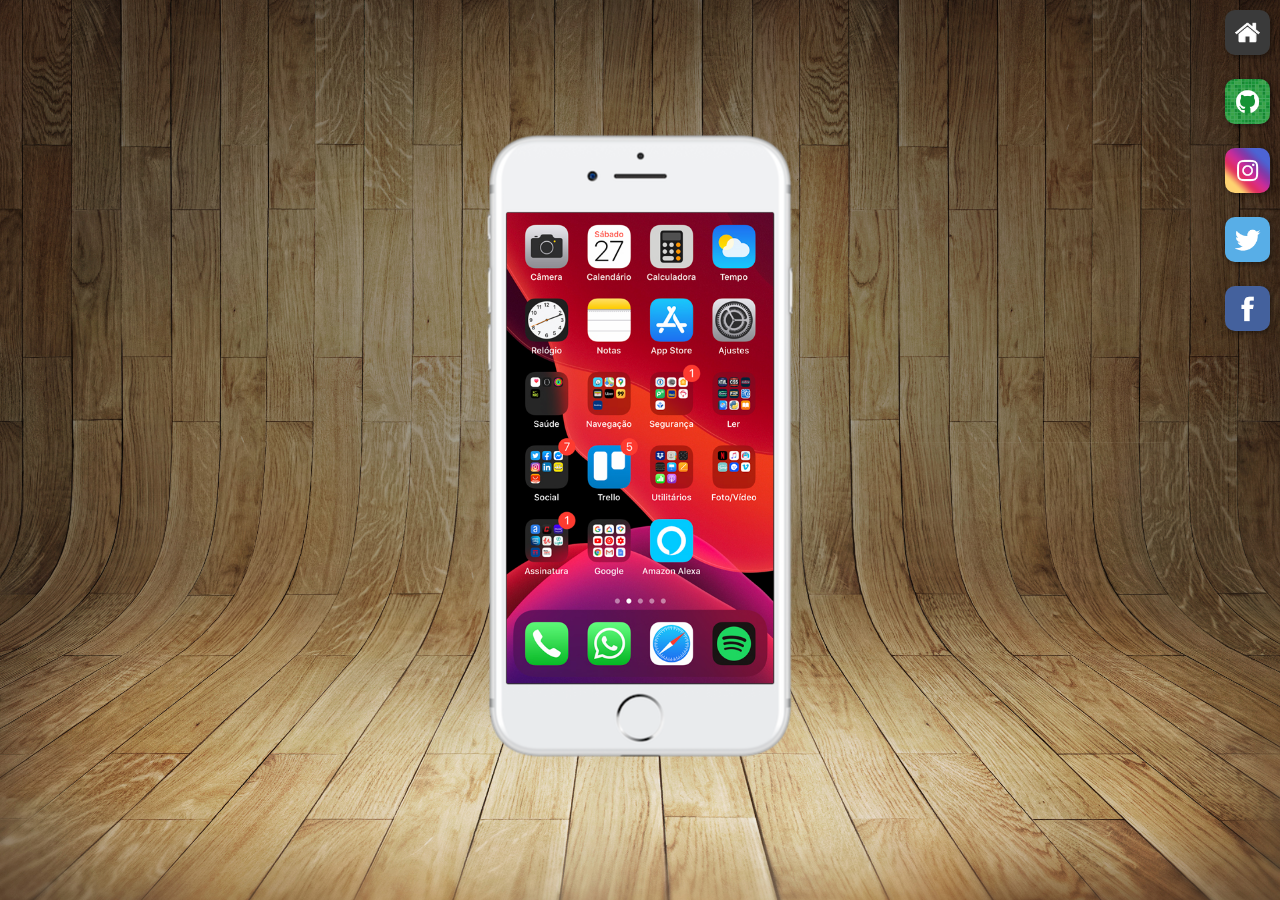
<file: index.html>
<!DOCTYPE html>
<html lang="pt-br">
<head>
    <meta charset="UTF-8">
    <meta http-equiv="X-UA-Compatible" content="IE=edge">
    <meta name="viewport" content="width=device-width, initial-scale=1.0">
    <link rel="shortcut icon" href="favicon.ico" type="image/x-icon">
    <link rel="stylesheet" href="estilos/style.css">
    <title>Projeto Redes Sociais</title>
</head>
<body> 
    <main>
        <section id="telefone">
            <iframe src="home.html" name="tela" class="tela" frameborder="0">
                Seu navegador não é copmpatível com isso!
            </iframe>
        </section>
        <section class="redes-sociais">
            <a href="home.html" target="tela"><img src="imagens/logo-home.jpg" alt="Home"></a><br>

            <!-- 
                Eu não tenho página no YouTube mas deixo aqui já o código pronto para receber uma URL
                
                <a href="youtube.html" target="tela"><img src="imagens/logo-youtube.jpg" alt="YouTUBE"></a><br> 
            -->

            <a href="github.html" target="tela"><img src="imagens/logo-github.jpg" alt="GitHub"></a><br>

            <a href="instagram.html" target="tela"><img src="imagens/logo-instagram.jpg" alt="Instagram"></a><br>
            
            <a href="twiter.html" target="tela"><img src="imagens/logo-twitter.jpg" alt="Twiter"></a><br>

            <a href="facebook.html" target="tela"><img src="imagens/logo-facebook.jpg" alt="Facebook"></a>
        </section>
    </main>
</body>
</html>
</file>
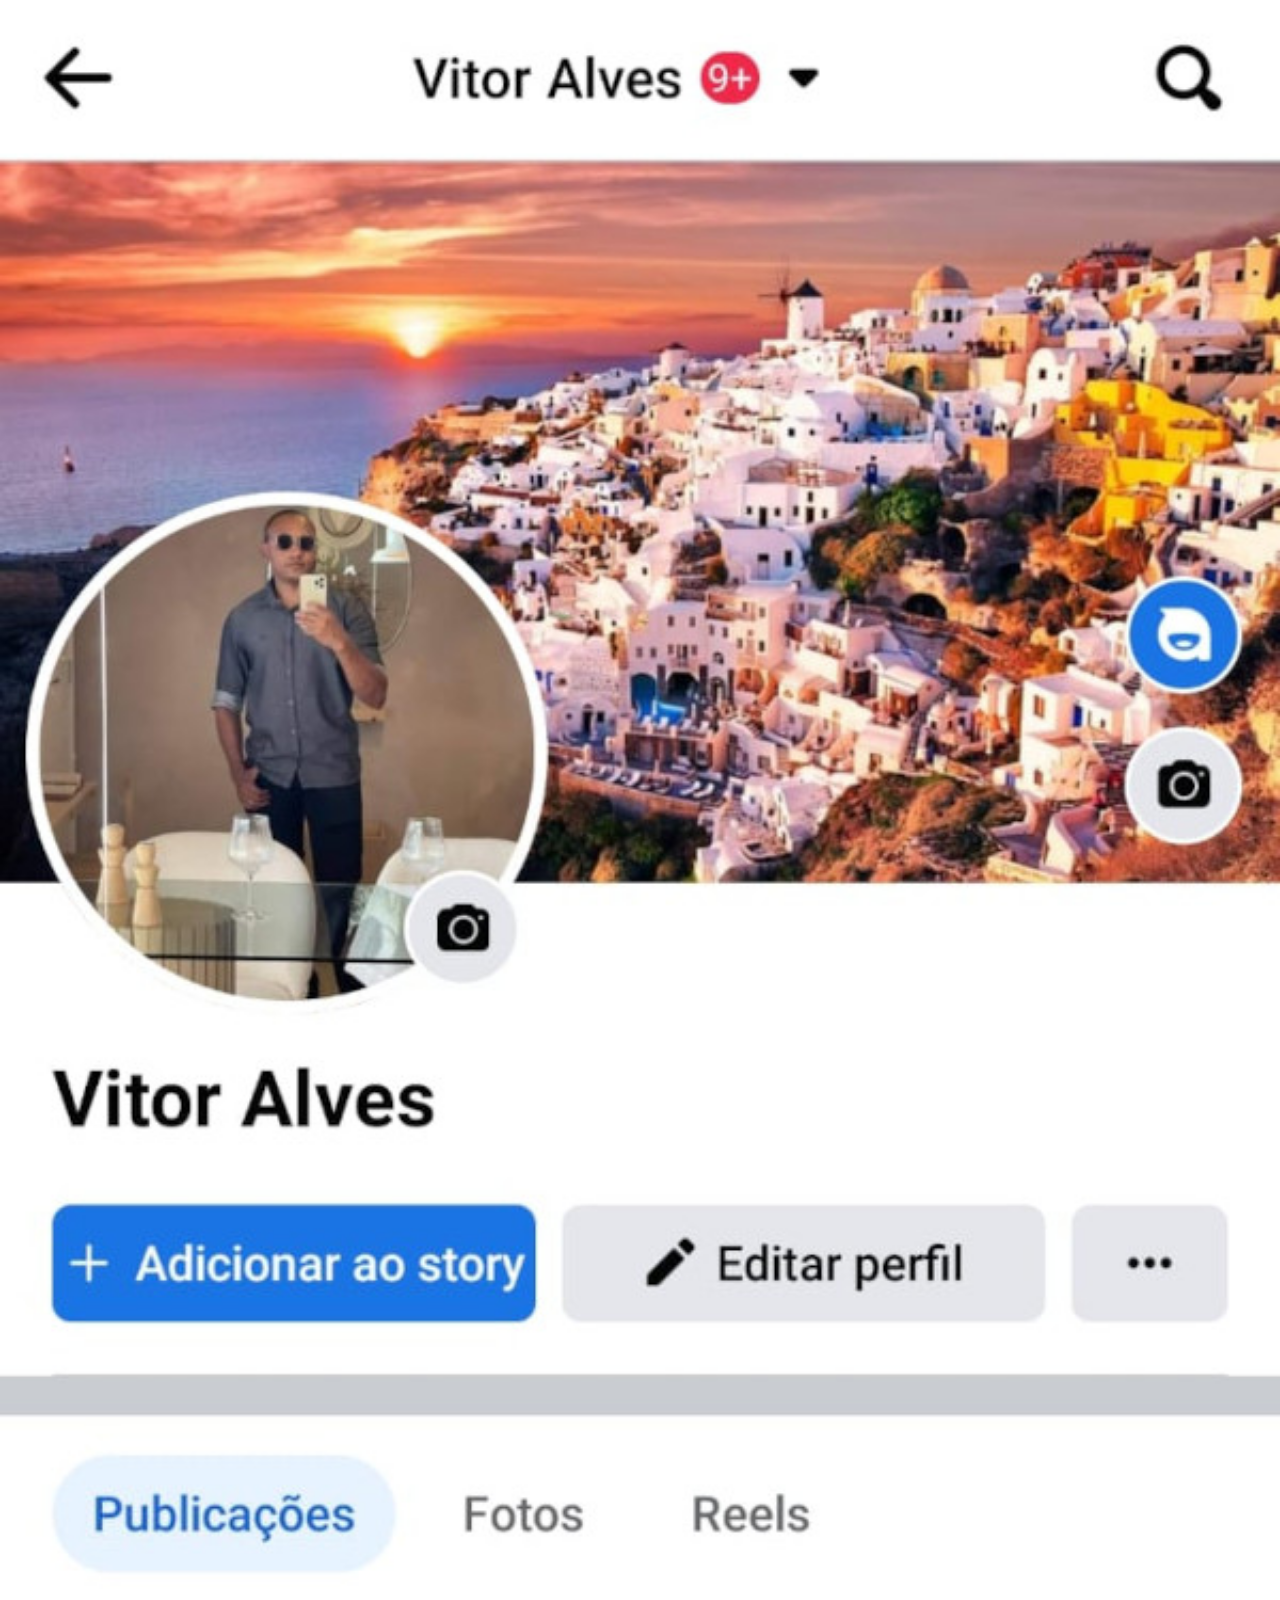
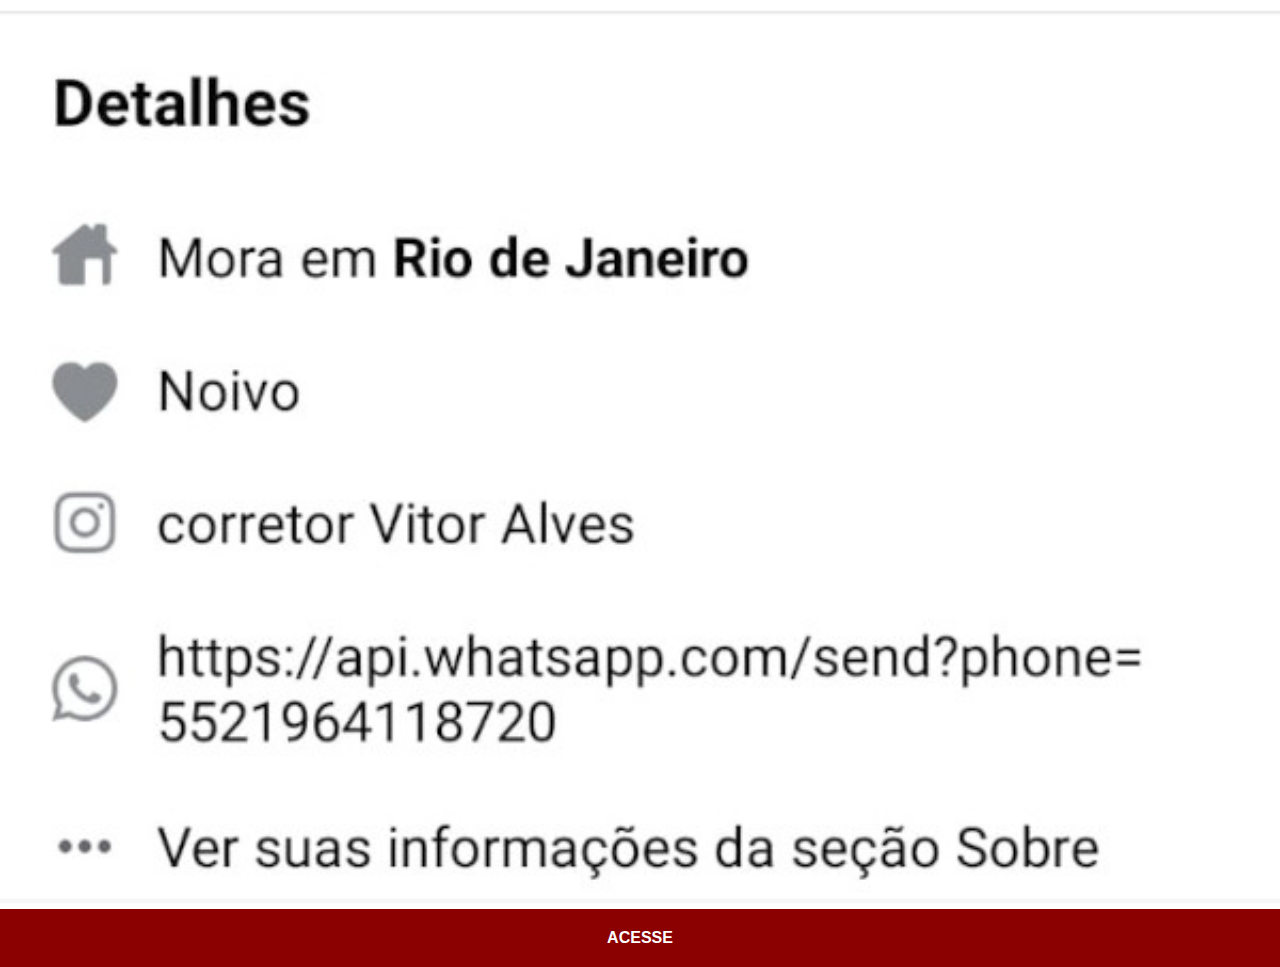
<file: facebook.html>
<!DOCTYPE html>
<html lang="en">
<head>
    <meta charset="UTF-8">
    <meta http-equiv="X-UA-Compatible" content="IE=edge">
    <meta name="viewport" content="width=device-width, initial-scale=1.0">
    <title>Facebook</title>
    <link rel="stylesheet" href="estilos/social.css">
</head>
<body>
    <img src="imagens-vitor/tela-facebook.jpeg" alt="Facebook">
    <a href="https://www.facebook.com/vitor.alves123" target="_blank">ACESSE</a>
</body>
</html>
</file>
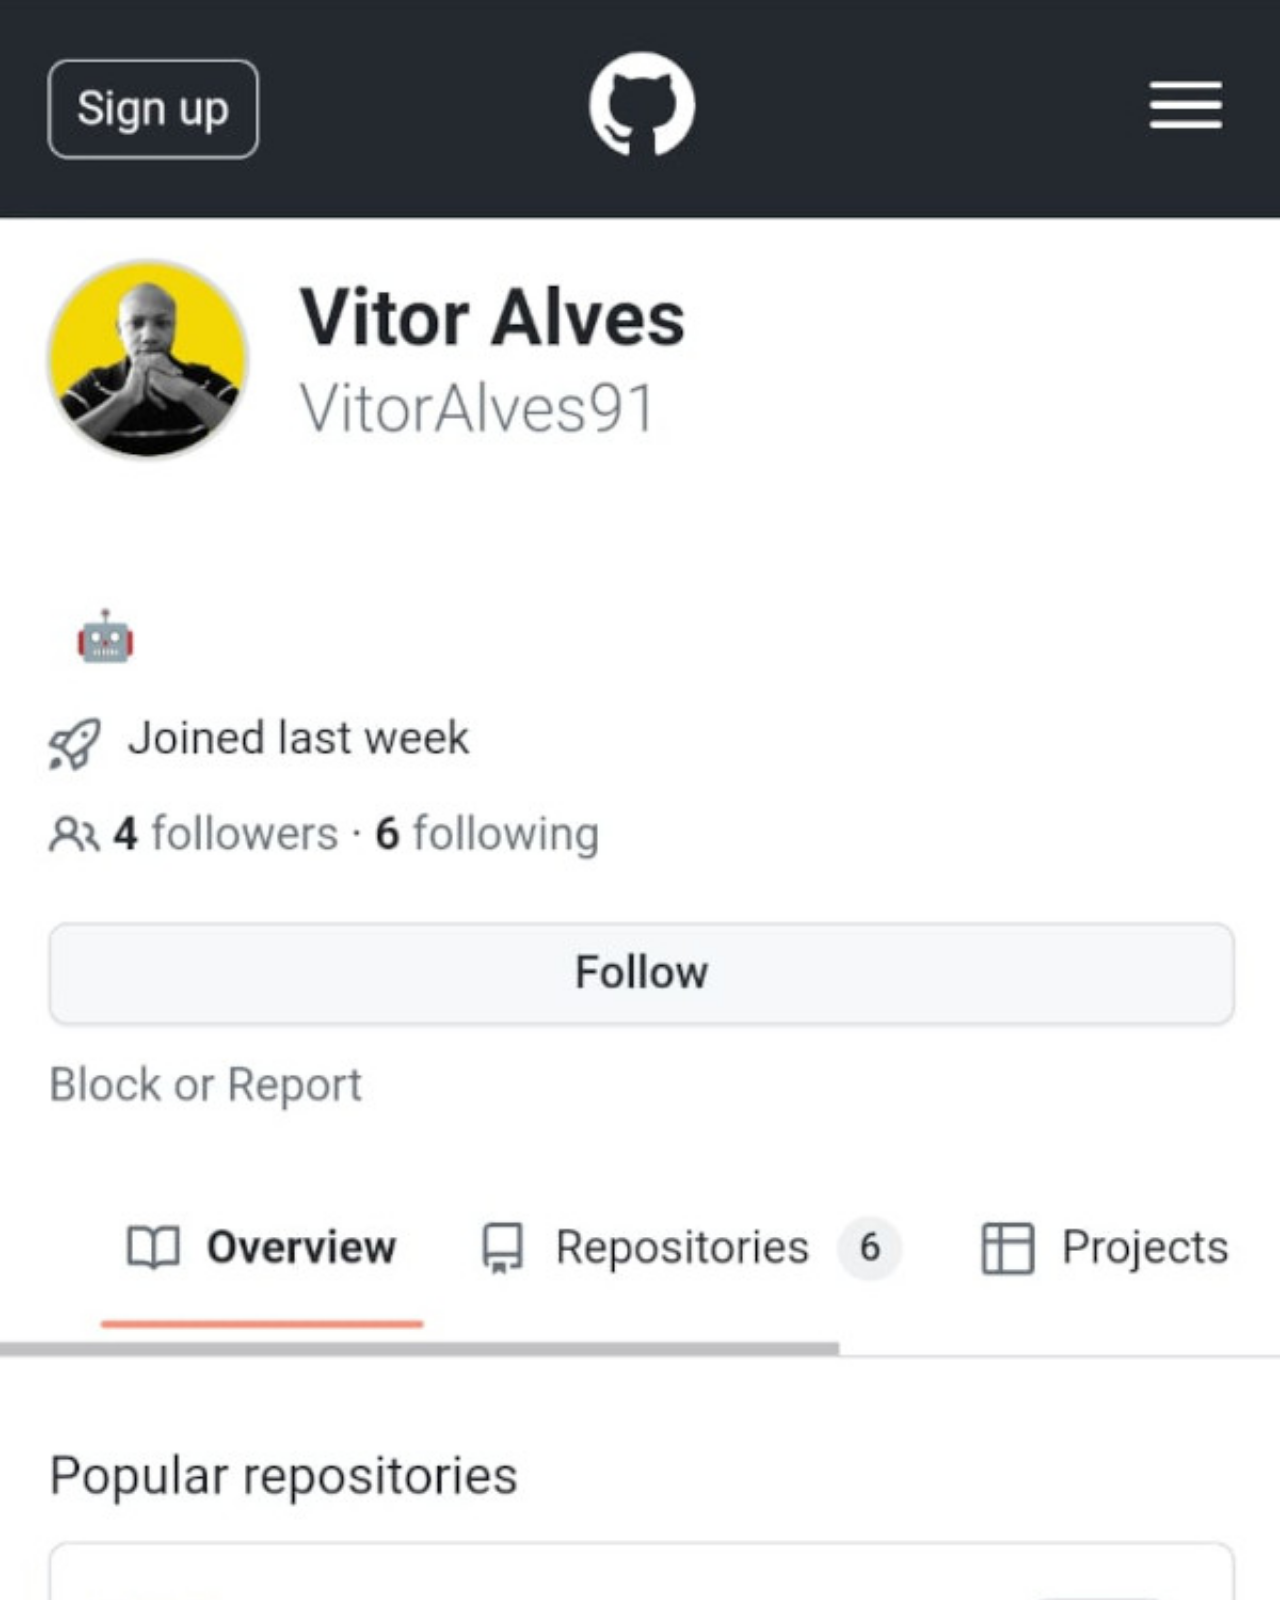
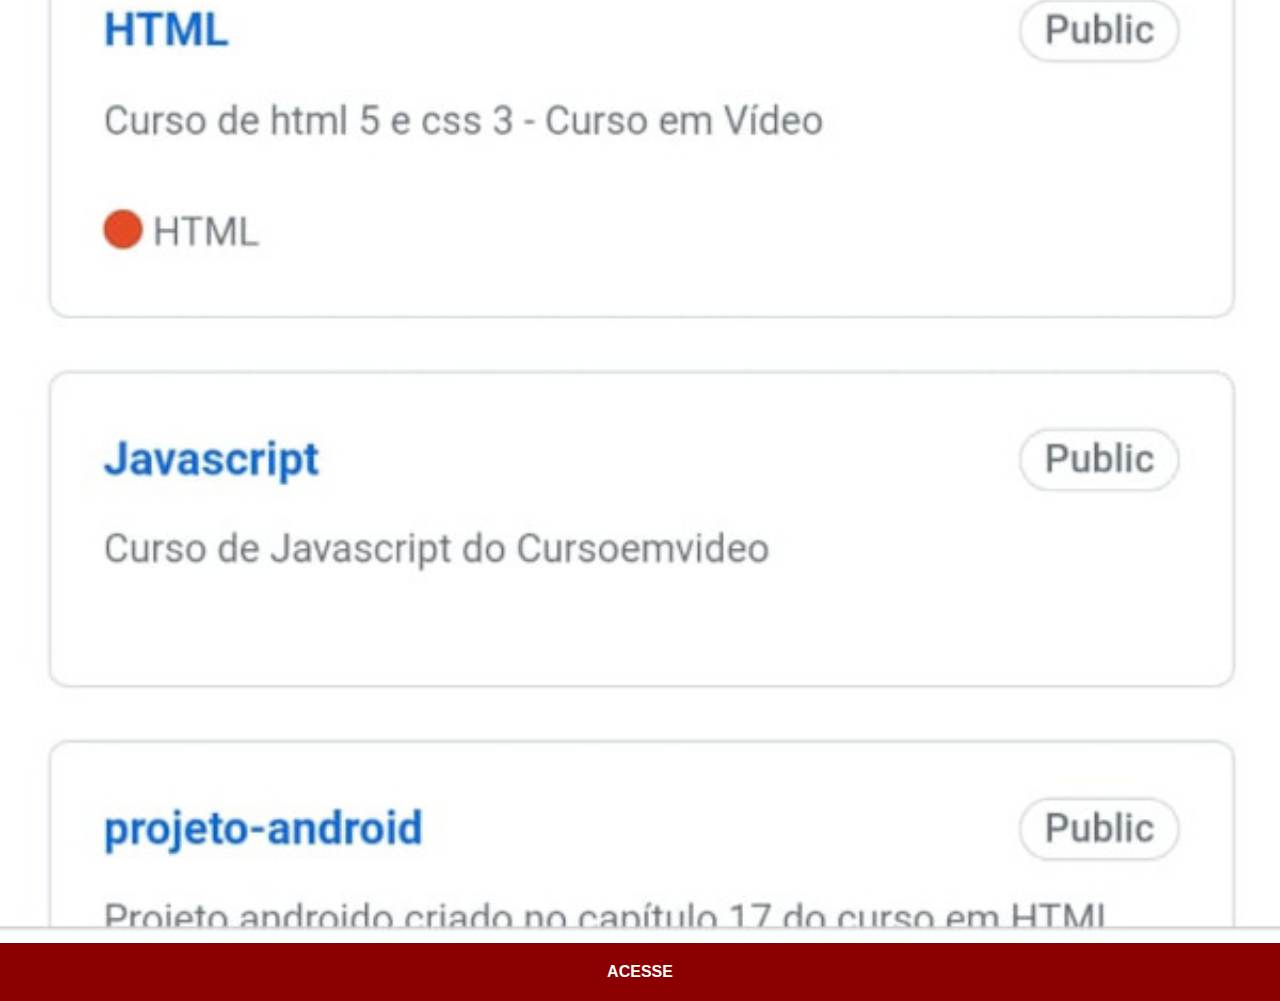
<file: github.html>
<!DOCTYPE html>
<html lang="en">
<head>
    <meta charset="UTF-8">
    <meta http-equiv="X-UA-Compatible" content="IE=edge">
    <meta name="viewport" content="width=device-width, initial-scale=1.0">
    <title>GitHub</title>
    <link rel="stylesheet" href="estilos/social.css">
</head>
<body>
    <img src="imagens-vitor/tela-github.jpeg" alt="GitHub">
    <a href="https://github.com/VitorAlves91" target="_blank">ACESSE</a>
</body>
</html>
</file>
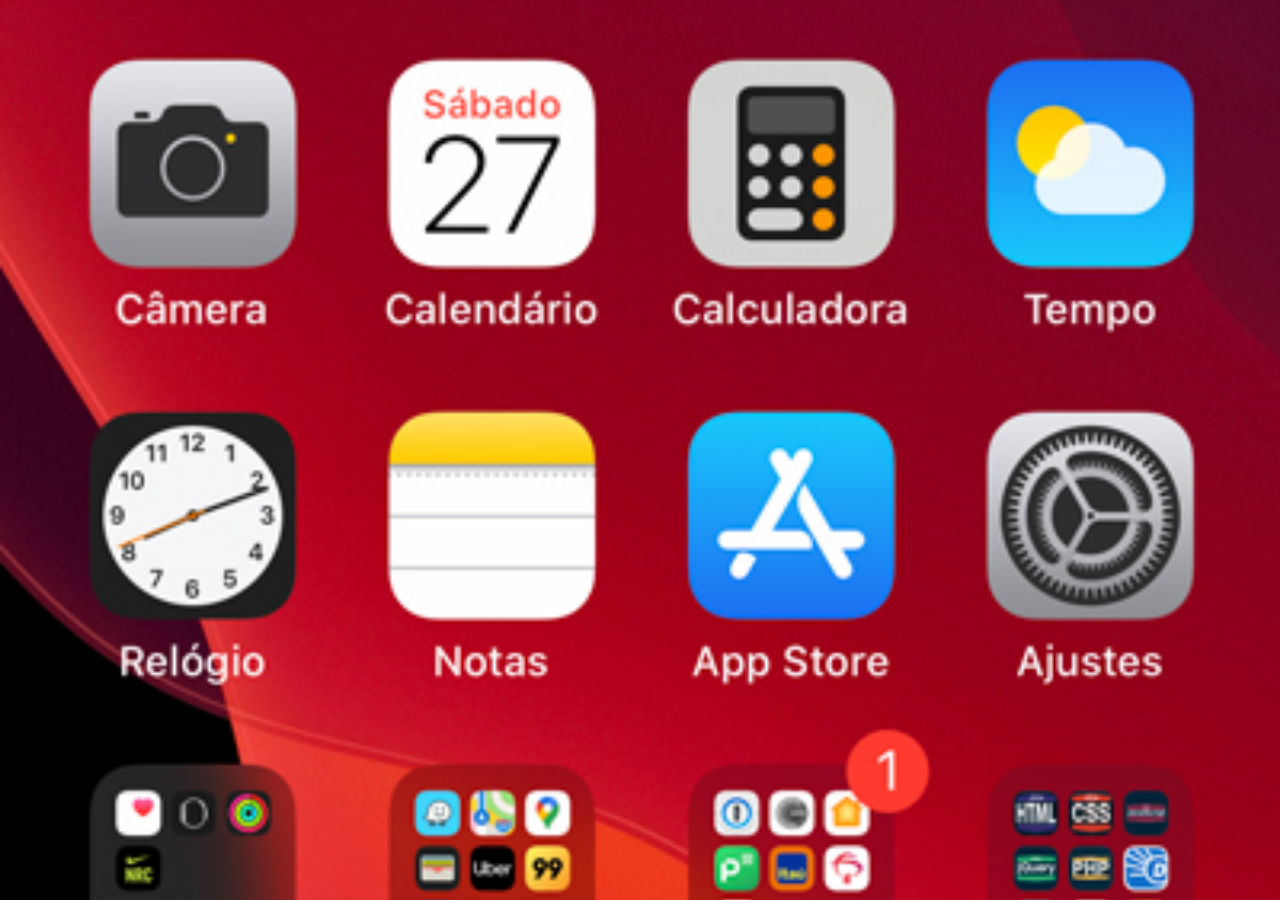
<file: home.html>
<!DOCTYPE html>
<html lang="pt-br">
<head>
    <meta charset="UTF-8">
    <meta http-equiv="X-UA-Compatible" content="IE=edge">
    <meta name="viewport" content="width=device-width, initial-scale=1.0">
    <title>Home</title>
    <style>
        * { 
            margin: 0px;
            padding: 0px;
        }

        body {
            width: 100vw;
            height: 100vh;
            background: black url('imagens/tela-home.jpg') no-repeat top center;
            background-size: cover;
        }
    </style>
</head>
<body>
    
</body>
</html>
</file>
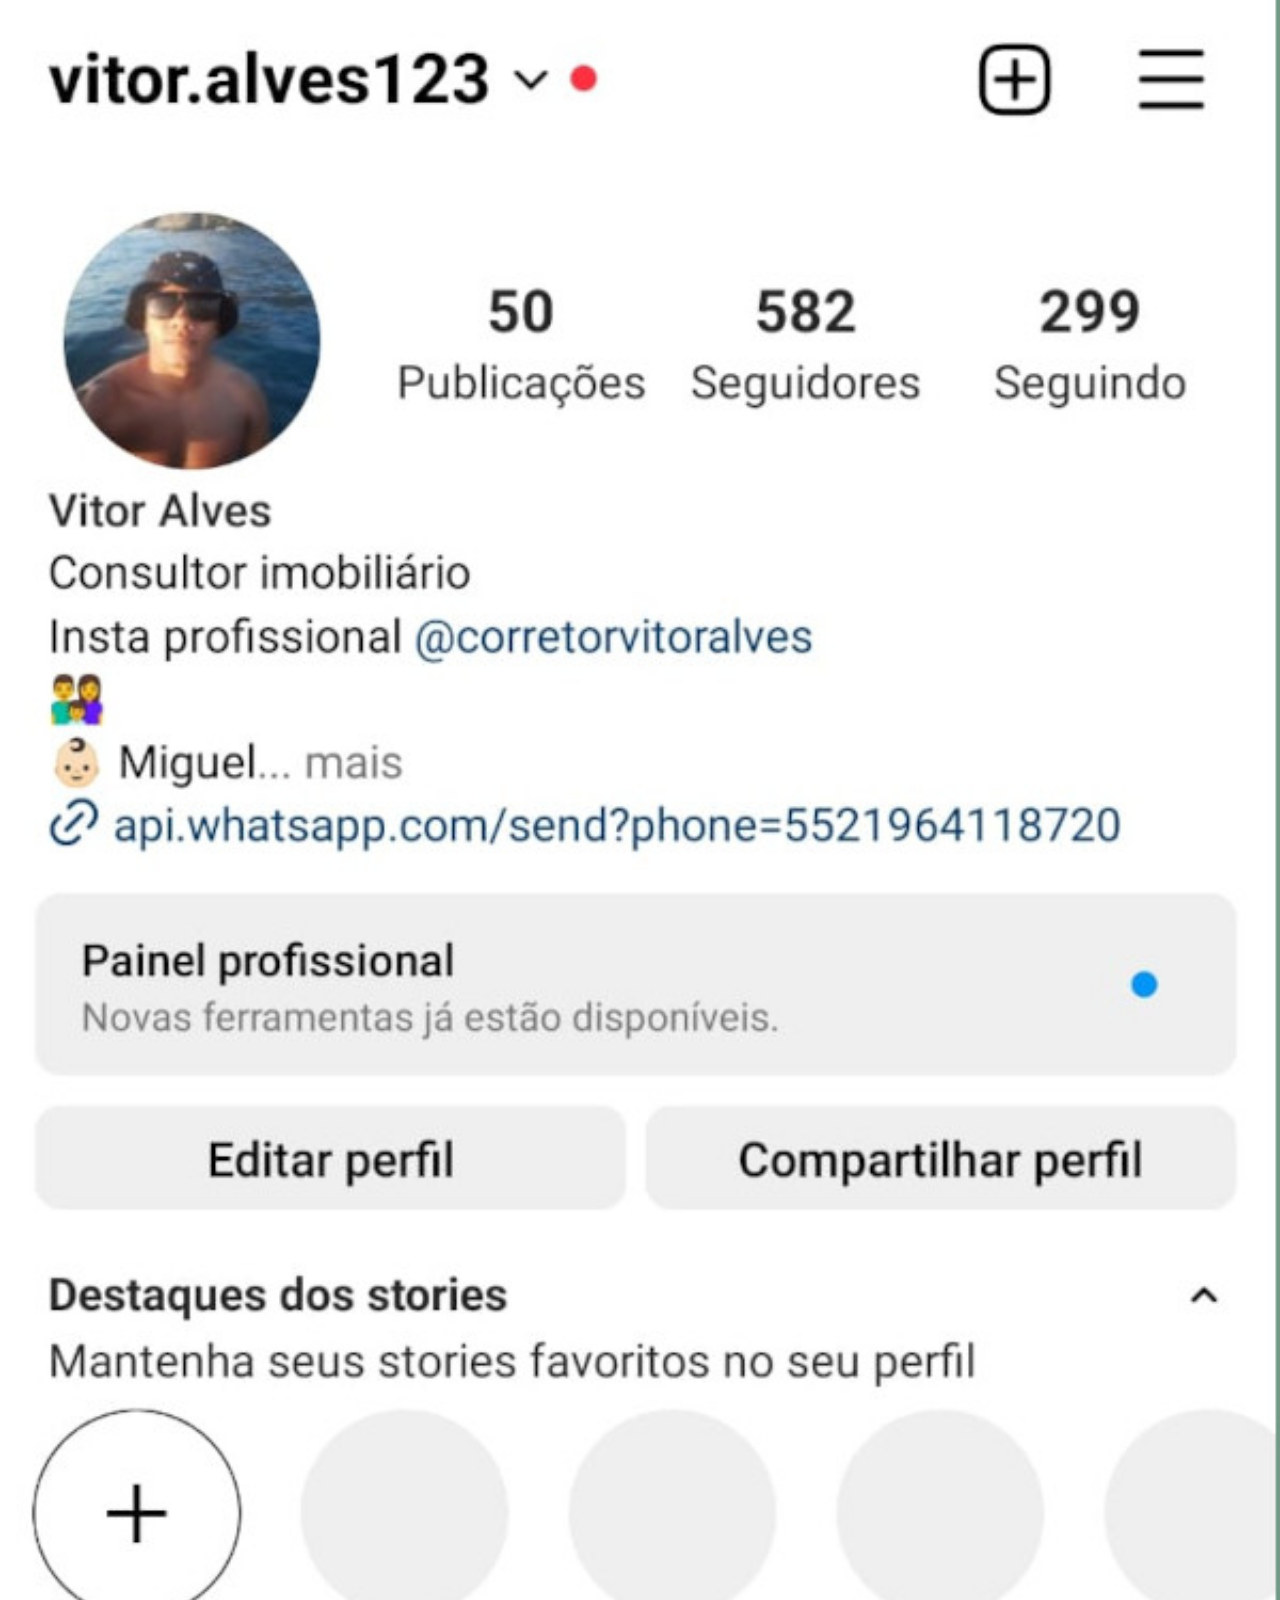
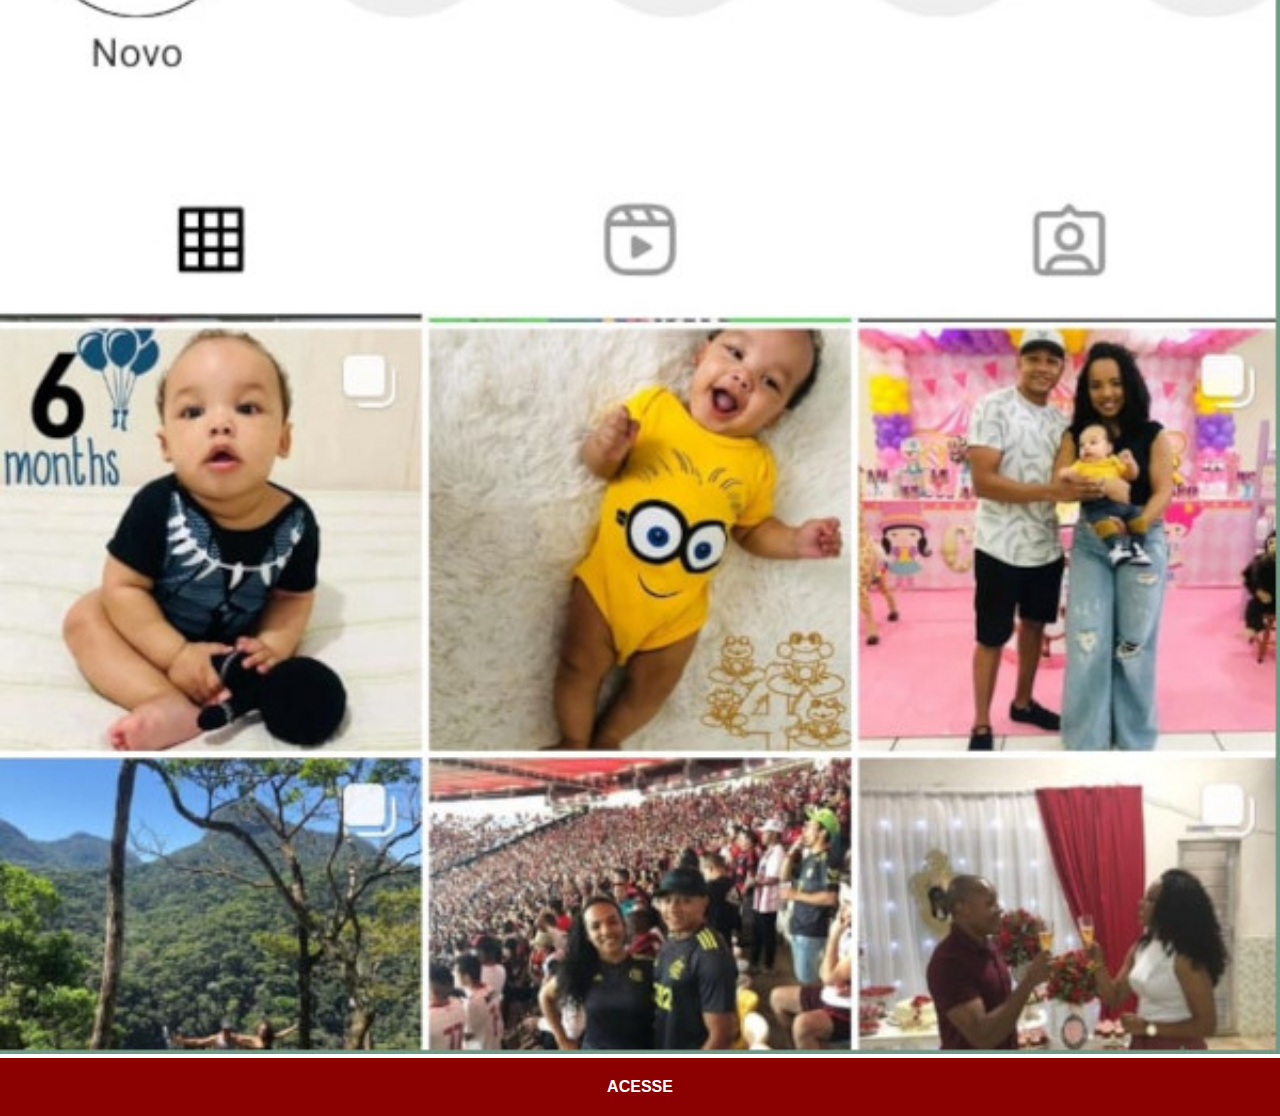
<file: instagram.html>
<!DOCTYPE html>
<html lang="pt-br">
<head>
    <meta charset="UTF-8">
    <meta http-equiv="X-UA-Compatible" content="IE=edge">
    <meta name="viewport" content="width=device-width, initial-scale=1.0">
    <title>Instagram</title>
    <link rel="stylesheet" href="estilos/social.css">
</head>
<body>
    <img src="imagens-vitor/tela-instagram.jpeg" alt="Instagram">
    <a href="https://www.instagram.com/vitor.alves123/" target="_blank">ACESSE</a>
</body>
</html>
</file>
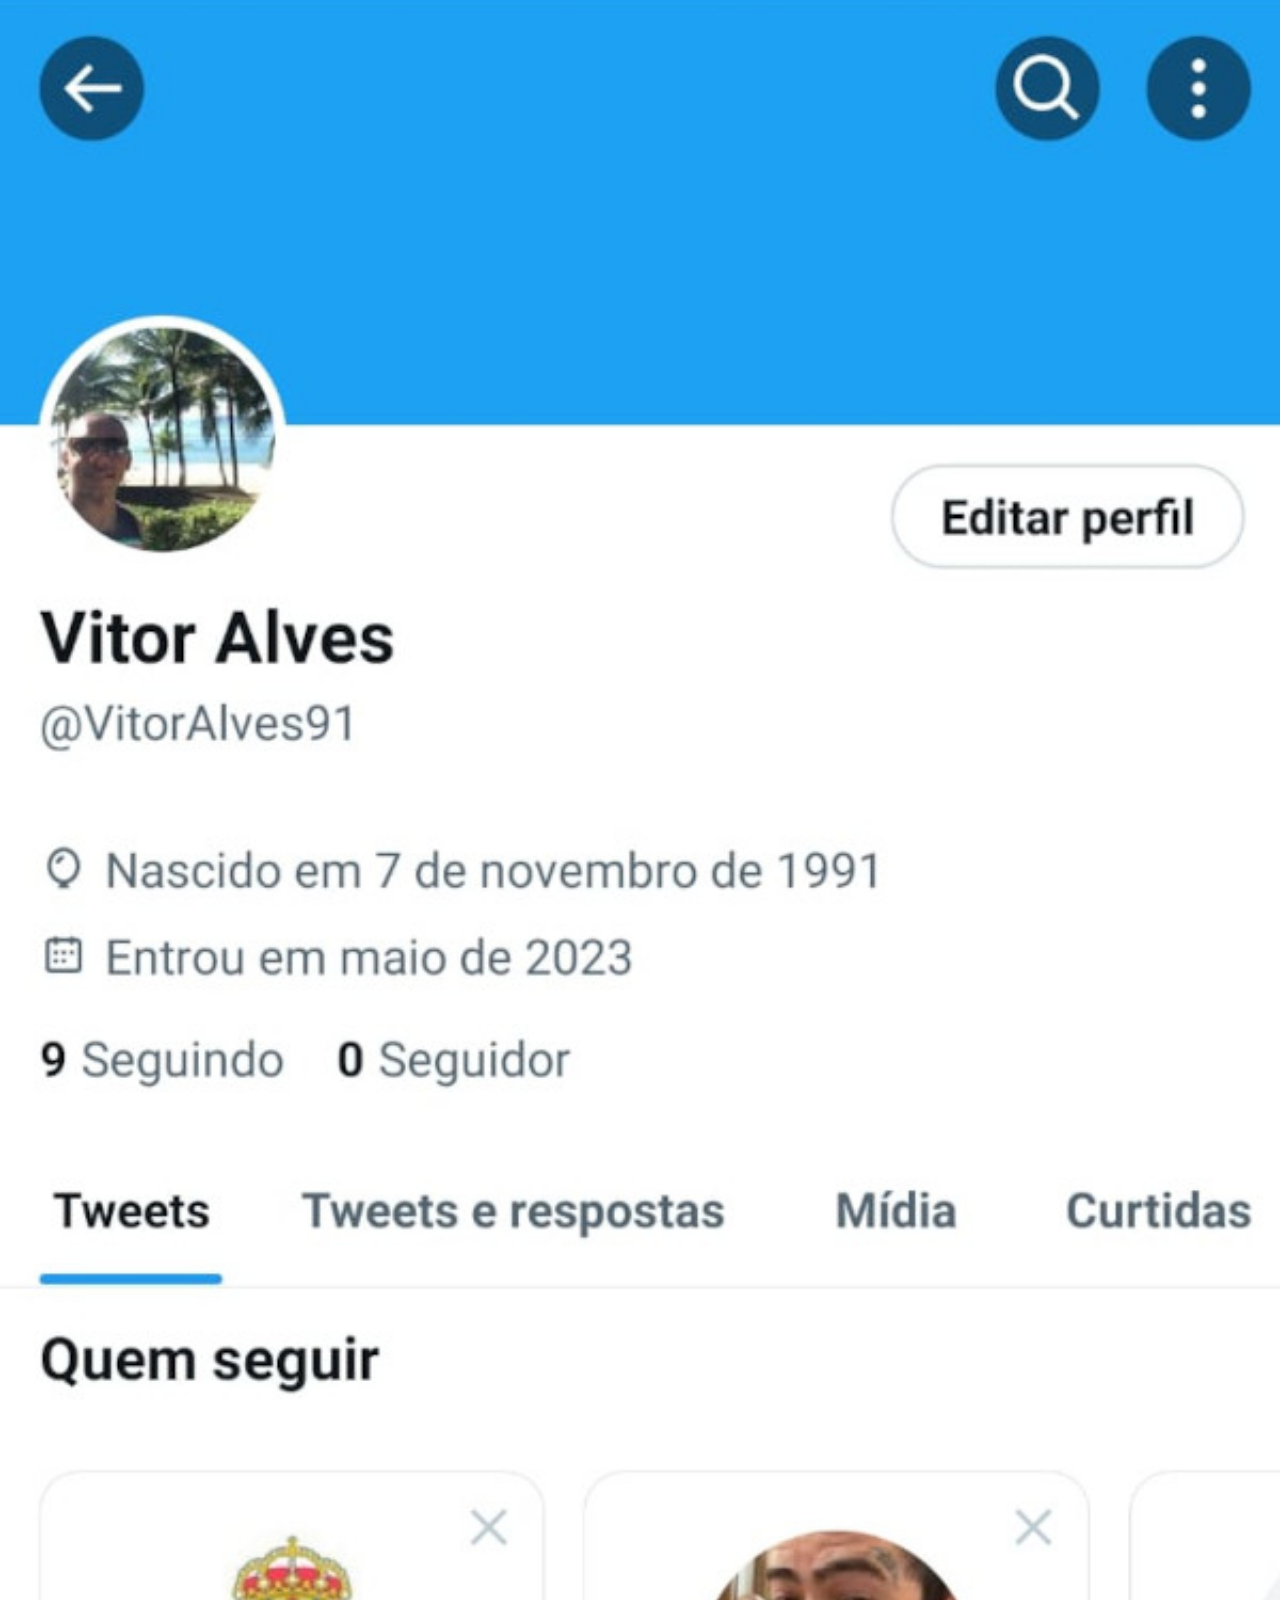
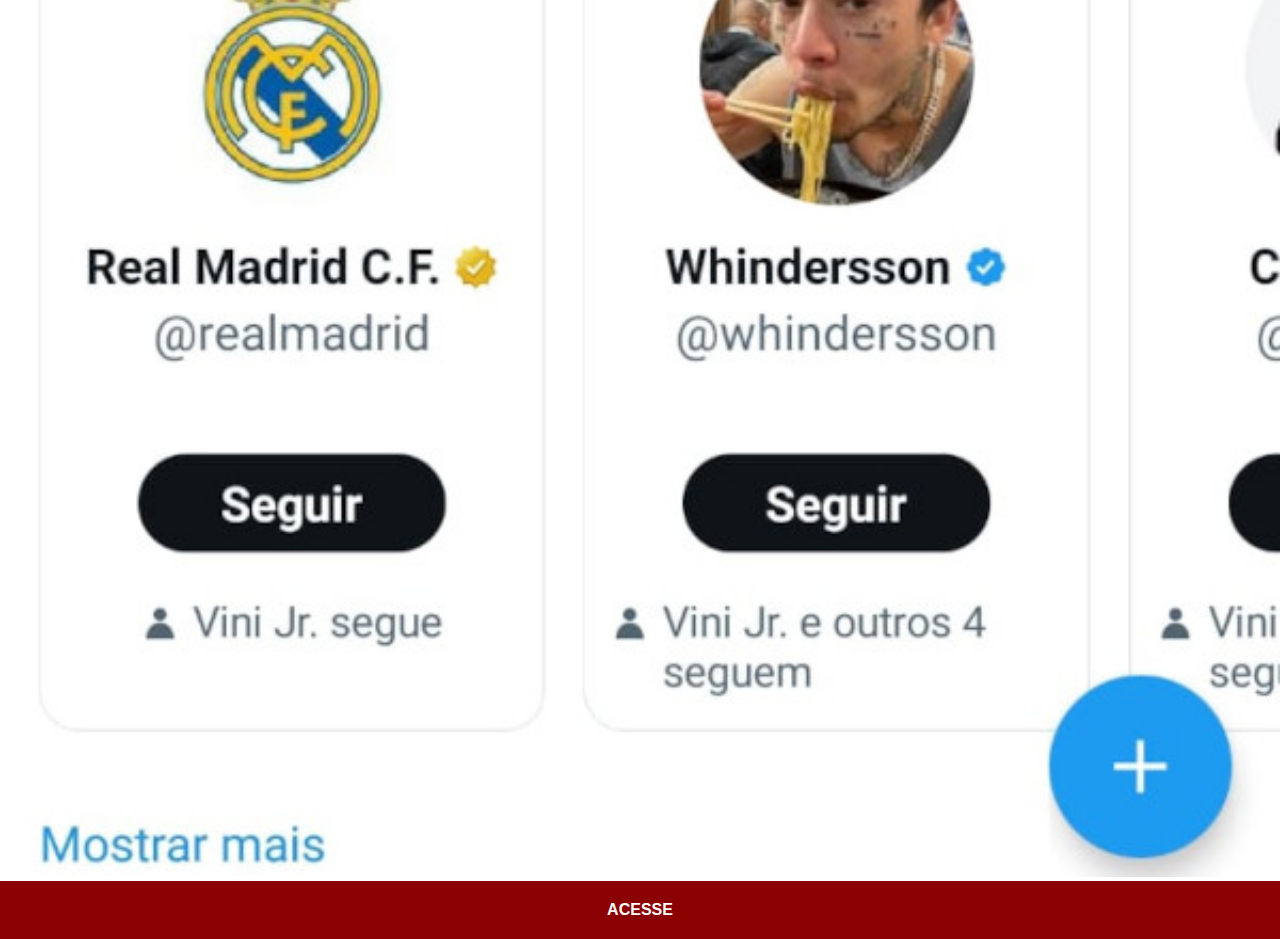
<file: twiter.html>
<!DOCTYPE html>
<html lang="pt-br">
<head>
    <meta charset="UTF-8">
    <meta http-equiv="X-UA-Compatible" content="IE=edge">
    <meta name="viewport" content="width=device-width, initial-scale=1.0">
    <title>Twiter</title>
    <link rel="stylesheet" href="estilos/social.css">
</head>
<body>
    <img src="imagens-vitor/tela-twiter.jpeg" alt="Twiter">
    <a href="https://twitter.com/VitorAlves91" target="_blank">ACESSE</a>
</body>
</html>
</file>
<file: estilos/style.css>
* {
    margin: 0px;
    padding: 0px;
    font-family: Arial, Helvetica, sans-serif;
}

html, body {
    height: 100vh;
    width: 100vw;
    background-color: black;
}

body {
    background: url('../imagens/fundo-madeira.jpg') no-repeat top center;
    background-size: cover;
    background-attachment: fixed;
}

main {
    height: 99vh;
    position: relative;
    
}

#telefone {
    position: absolute;
    top: 50%;
    left: 50%;
    transform: translate(-50%, -50%);

    background-color: blue;
    height: 627px;
    width: 311px;
    background: url('../imagens/frame-iphone.png') no-repeat;
}

iframe.tela{
    position: relative;
    top: 80px;
    left: 22px;
    width: 267px;
    height: 471px;
}

.redes-sociais {
    text-align: right;
}

.redes-sociais img {
    width: 45px;
    margin: 10px;
    border-radius: 10px;
    box-shadow: 2px 2px 5px rgba(0, 0, 0, 0.400);
    box-sizing: border-box;
}

.redes-sociais img:hover {
    border: 2px solid rgba(255, 255, 255, 0.645);
    transform: translate(-3px, -3px);
    box-shadow: 5px 5px 10px rgba(0, 0, 0, 0.642);
    transition: transform .5s;
}
</file>
<file: estilos/social.css>
* {
    margin: 0px;
    padding: 0px;
    font-family: Arial, Helvetica, sans-serif;
}

::-webkit-scrollbar {/*para tirar a barra de rolagem*/
    width: 0px;
    height: 0px;
}

img {
    width: 100vw;
}

a {
    display: block;
    background-color: darkred;
    color: white;
    padding: 20px;
    text-align: center;
    font-weight: bolder;
    text-decoration: none;
}

a:hover {
    background-color: red;
}
</file>
